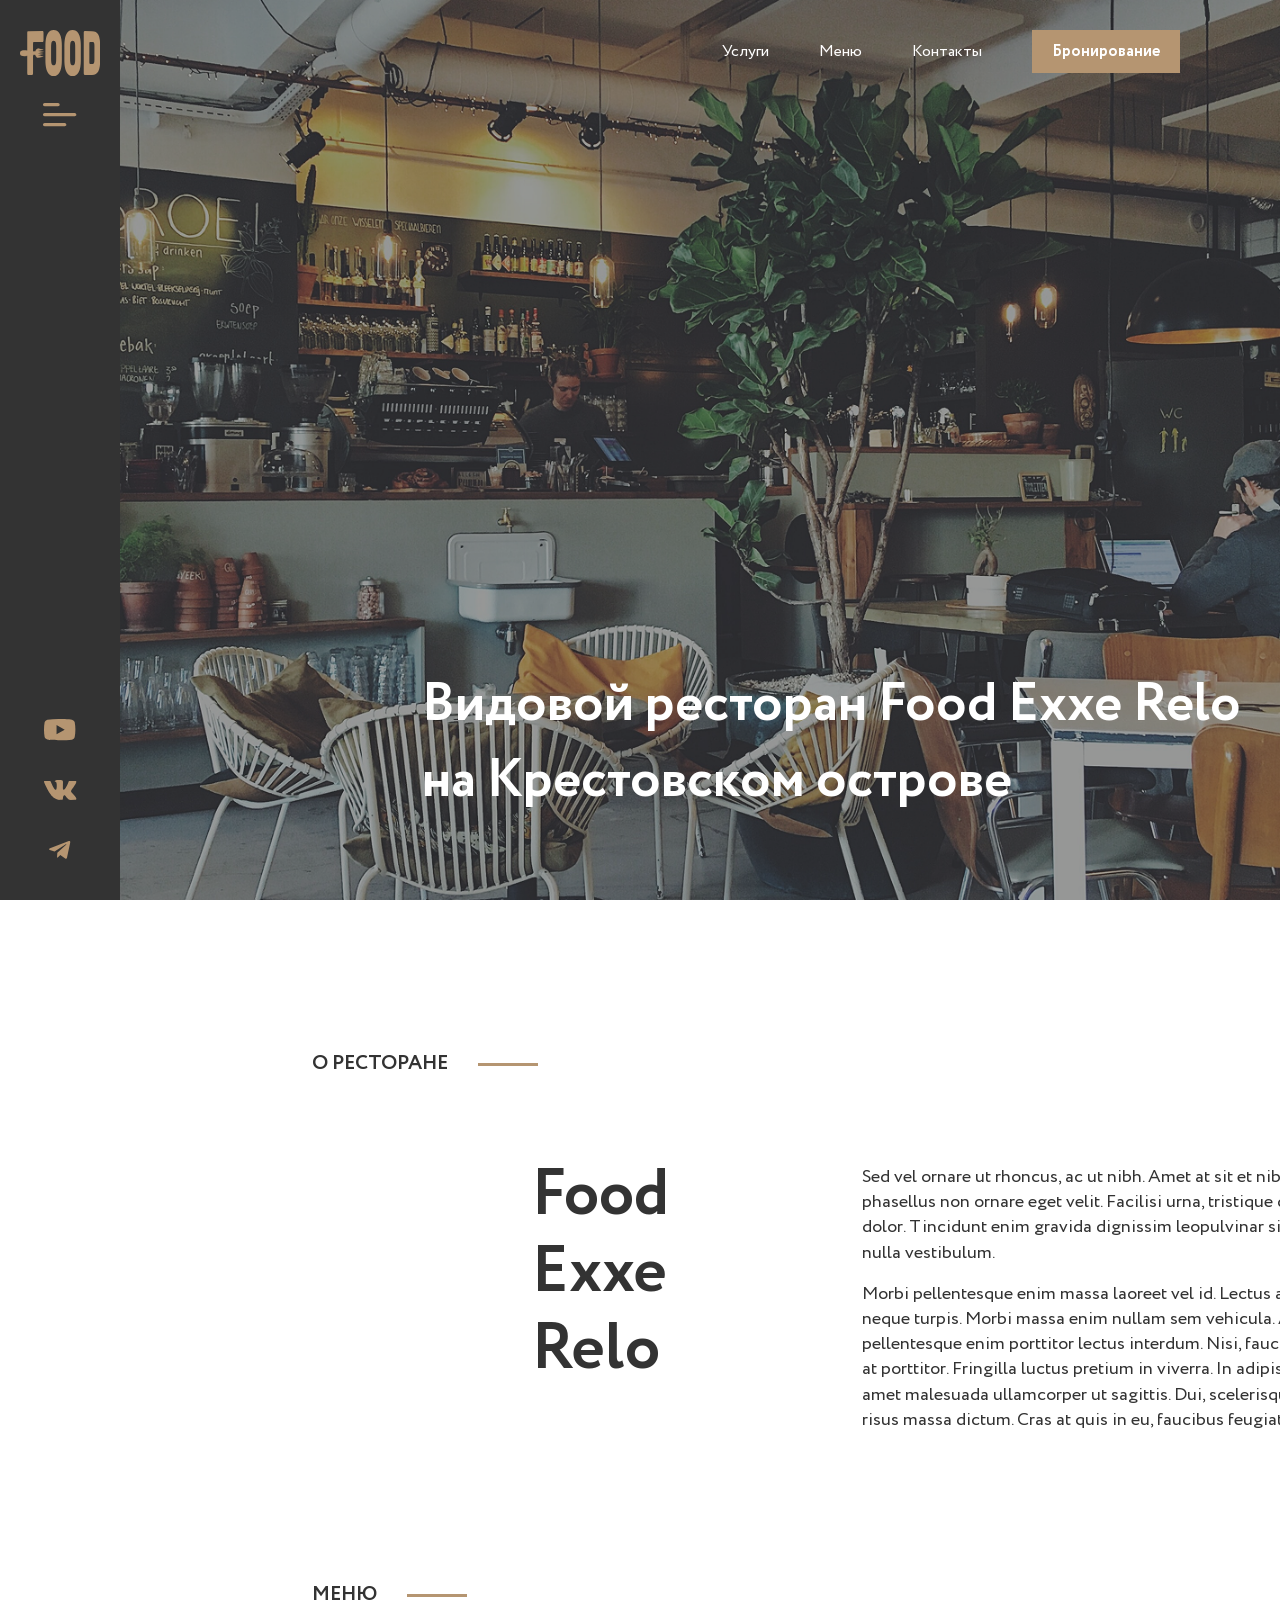
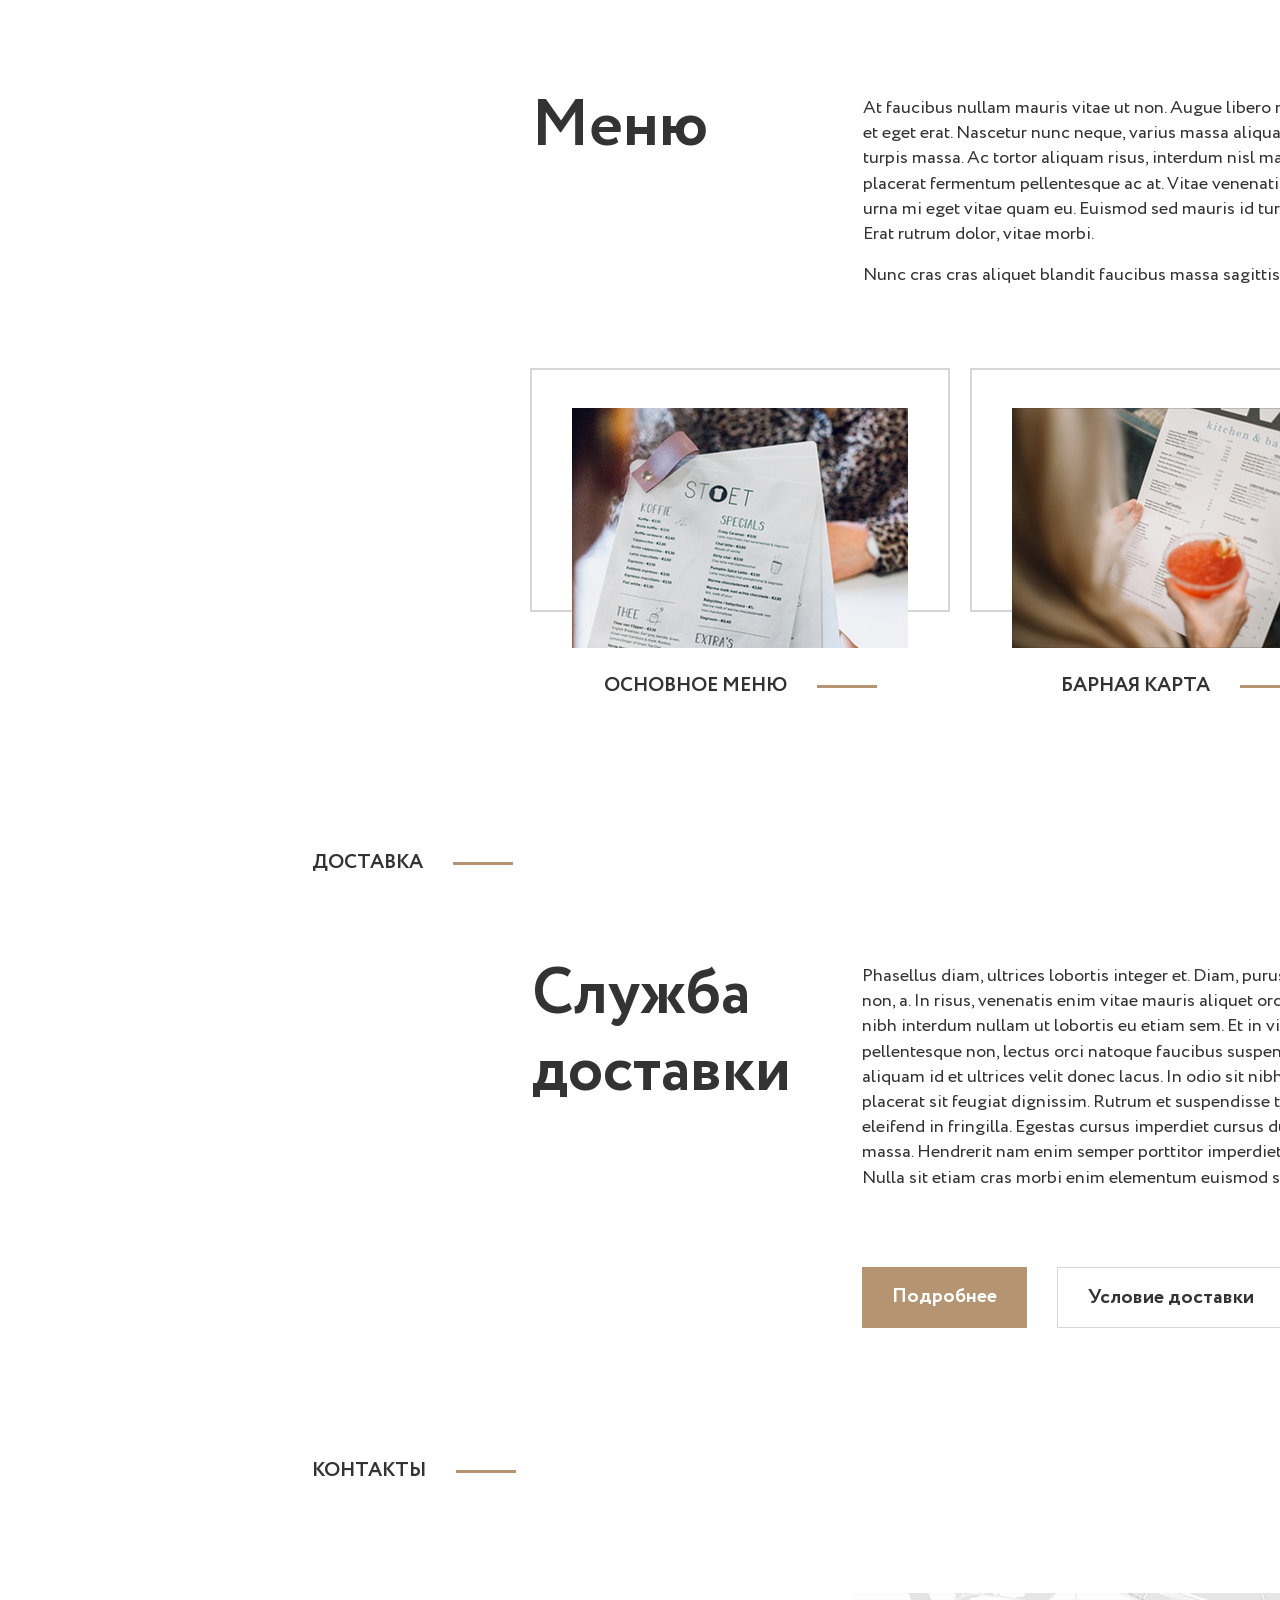
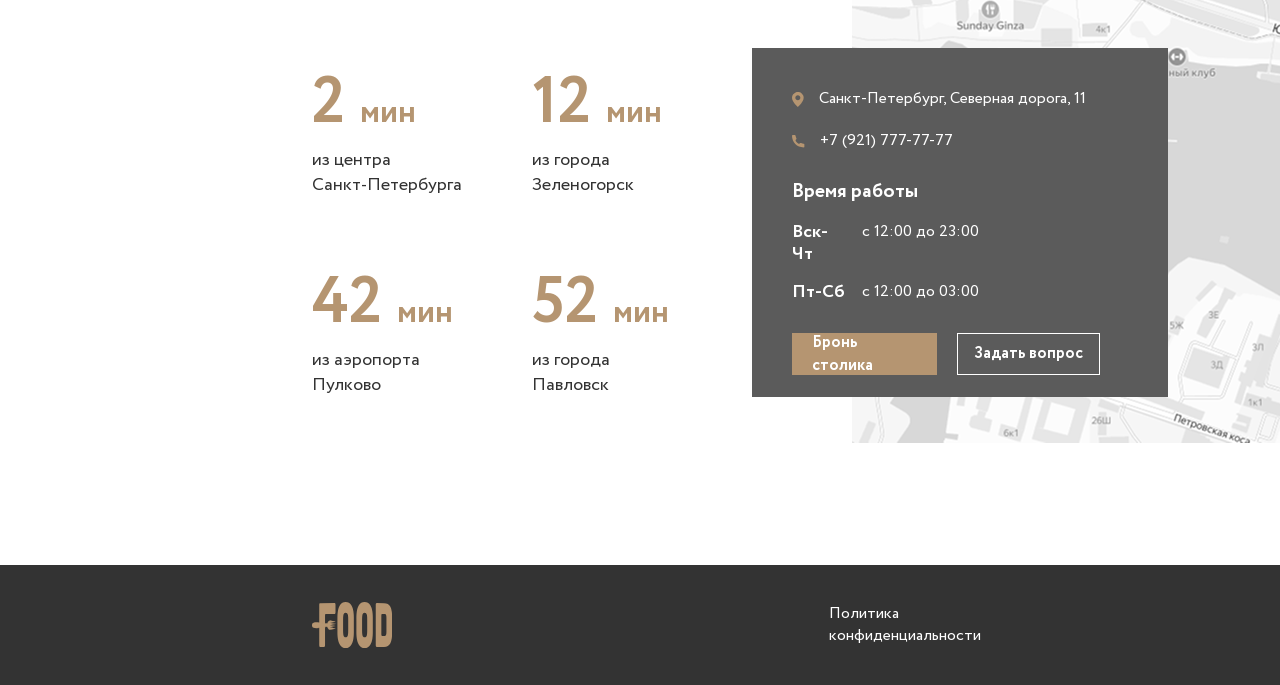
<file: index.html>
<!DOCTYPE html>
<html lang="ru">

<head>
    <meta charset="UTF-8">
    <meta name="viewport" content="width=device-width, initial-scale=1.0">
    <meta name="description" content="Ресторан Food Exxe Relo на Крестовском острове в Санкт-Петербурге">
    <title>Food Exxe Relo</title>
    <link rel="stylesheet" href="styles/styles.css">
    <link rel="stylesheet" href="styles/fonts.css">
</head>

<body>
    <main class="main">

        <div class="first-screen">
            <aside class="left-bar">
                <div class="left-bar__logo">
                    <img src="images/logo.svg" alt="Логотип ресторана">
                </div>
                <div class="left-bar__stripes">
                    <img src="images/stripes.svg" alt="Декоративные полосы">
                </div>
                <div class="left-bar__socials">
                    <a href="#" aria-label="YouTube">
                        <img src="images/YouTube_icon.svg" alt="YouTube" width="33" height="22">
                    </a>
                    <a href="#" aria-label="VK">
                        <img src="images/Vk_icon.svg" alt="VK" width="33" height="20">
                    </a>
                    <a href="#" aria-label="Telegram">
                        <img src="images/Telegram_icon.svg" alt="Telegram" width="22" height="18">
                    </a>
                </div>
            </aside>

            <section class="hero">
                <header class="hero__header">
                    <div class="hero__container">
                        <nav class="hero__nav">
                            <ul class="hero__list">
                                <li><a href="#" class="hero__list-link">Услуги</a></li>
                                <li><a href="#" class="hero__list-link">Меню</a></li>
                                <li><a href="#" class="hero__list-link">Контакты</a></li>
                            </ul>
                            <a href="#" class="hero__button">Бронирование</a>
                        </nav>
                    </div>
                </header>
                <h1 class="hero__title">
                    Видовой ресторан Food Exxe Relo
                    на Крестовском острове
                </h1>
            </section>
        </div>

        <section class="about">
            <div class="about__container section-container">
                <div class="about__header section-header">
                    <h2 class="about__subtitle section__subtitle">О ресторане</h2>
                    <div class="about-right__strip section__strip">
                        <span class="section__strip-line"></span>
                    </div>
                </div>

                <div class="about__row">
                    <h3 class="about__title section__title-large">
                        Food<br> Exxe<br> Relo
                    </h3>
                    <div class="about__text-wrapper section__text-wrapper">
                        <p class="about__text section__text">
                            Sed vel ornare ut rhoncus, ac ut nibh. Amet at sit et nibh. In lectus
                            phasellus non ornare eget velit. Facilisi urna, tristique dui, rhoncus,
                            dolor. Tincidunt enim gravida dignissim leopulvinar sit volutpat
                            nulla vestibulum.
                        </p>
                        <p class="about__text section__text">
                            Morbi pellentesque enim massa laoreet vel id. Lectus ac, facilisis
                            neque turpis. Morbi massa enim nullam sem vehicula. Amet quis
                            pellentesque enim porttitor lectus interdum. Nisi, faucibus pharetra
                            at porttitor. Fringilla luctus pretium in viverra. In adipiscing tempor
                            amet malesuada ullamcorper ut sagittis. Dui, scelerisque vulputate
                            risus massa dictum. Cras at quis in eu, faucibus feugiat vel. At.
                        </p>
                    </div>
                </div>
            </div>
        </section>

        <section class="menu">
            <div class="menu__container section-container">
                <div class="menu__header section-header">
                    <h2 class="menu__subtitle section__subtitle">Меню</h2>
                    <div class="menu__strip section__strip">
                        <span class="menu__strip-line section__strip-line"></span>
                    </div>
                </div>

                <div class="menu__content">
                    <div class="menu__row">
                        <h3 class="menu__title section__title-large">Меню</h3>
                        <div class="menu__text-wrapper section__text-wrapper">
                            <p class="menu__text section__text">
                                At faucibus nullam mauris vitae ut non. Augue libero non nibh nec,
                                et eget erat. Nascetur nunc neque, varius massa aliquam interdum
                                turpis massa. Ac tortor aliquam risus, interdum nisl mauris sit. Ut
                                placerat fermentum pellentesque ac at. Vitae venenatis faucibus
                                urna mi eget vitae quam eu. Euismod sed mauris id turpis iaculis. Erat
                                rutrum dolor, vitae morbi.
                            </p>
                            <p class="menu__text section__text">
                                Nunc cras cras aliquet blandit faucibus massa sagittis semper.
                            </p>
                        </div>
                    </div>

                    <div class="menu__pictures">
                        <div class="menu__picture">
                            <img class="picture" src="images/main_menu.jpg" alt="Основное меню ресторана">
                            <div class="menu__under-text-first">
                                <h4 class="under__pictures">Основное меню</h4>
                                <span class="right__strip"></span>
                            </div>
                        </div>
                        <div class="menu__picture">
                            <img class="picture-second" src="images/bar_menu.jpg" alt="Барная карта ресторана">
                            <div class="menu__under-text-second">
                                <h4 class="under__pictures">Барная карта</h4>
                                <span class="right__strip"></span>
                            </div>
                        </div>
                    </div>
                </div>
            </div>
        </section>

        <section class="delivery">
            <div class="delivery__container section-container">
                <div class="delivery__header section-header">
                    <h2 class="delivery__subtitle section__subtitle">Доставка</h2>
                    <div class="delivery__strip section__strip">
                        <span class="delivery__strip-line section__strip-line"></span>
                    </div>
                </div>

                <div class="delivery__content">
                    <div class="delivery__row">
                        <h3 class="delivery__title section__title-large">Служба доставки</h3>
                        <div class="delivery__text-wrapper section__text-wrapper">
                            <p class="delivery__text section__text">
                                Phasellus diam, ultrices lobortis integer et. Diam, purus vel sagittis,
                                non, a. In risus, venenatis enim vitae mauris aliquet orci. Consectetur
                                nibh interdum nullam ut lobortis eu etiam sem. Et in vitae
                                pellentesque non, lectus orci natoque faucibus suspendisse. Semper
                                aliquam id et ultrices velit donec lacus. In odio sit nibh volutpat cras
                                placerat sit feugiat dignissim. Rutrum et suspendisse tortor, lobortis
                                eleifend in fringilla. Egestas cursus imperdiet cursus dui, nulla id
                                massa. Hendrerit nam enim semper porttitor imperdiet diam semper.
                                Nulla sit etiam cras morbi enim elementum euismod sapien.
                            </p>
                            <div class="delivery__buttons">
                                <a href="#" class="delivery__buttons-first">Подробнее</a>
                                <a href="#" class="delivery__buttons-second">Условие доставки</a>
                            </div>
                        </div>
                    </div>
                </div>
            </div>
        </section>

        <section class="contacts">
            <div class="contacts__container section-container">
                <div class="contacts__header section-header">
                    <h2 class="contacts__subtitle section__subtitle">Контакты</h2>
                    <div class="contacts__strip section__strip">
                        <span class="contacts__strip-line section__strip-line"></span>
                    </div>
                </div>

                <div class="contacts__content">
                    <div class="contacts__time">
                        <div class="time__one">
                            <div class="time-value-one">
                                <span class="time-number">2</span>
                                <span class="time-unit">мин</span>
                            </div>
                            <p class="under__text-first">
                                из центра<br>Санкт-Петербурга
                            </p>
                        </div>

                        <div class="time__two">
                            <div class="time-value-two">
                                <span class="time-number">12</span>
                                <span class="time-unit">мин</span>
                            </div>
                            <p class="under__text-second">
                                из города<br>Зеленогорск
                            </p>
                        </div>

                        <div class="time__three">
                            <div class="time-value-three">
                                <span class="time-number">42</span>
                                <span class="time-unit">мин</span>
                            </div>
                            <p class="under__text-third">
                                из аэропорта<br>Пулково
                            </p>
                        </div>

                        <div class="time__four">
                            <div class="time-value-four">
                                <span class="time-number">52</span>
                                <span class="time-unit">мин</span>
                            </div>
                            <p class="under__text-fourth">
                                из города<br>Павловск
                            </p>
                        </div>
                    </div>

                    <div class="contacts__info">
                        <div class="contacts__photo"></div>
                        <div class="map-content">
                            <div class="label__and__phone">
                                <div class="path__with-label">
                                    <img class="label" src="images/label.svg" alt="Метка" width="12" height="15">
                                    <p class="contacts__path">Санкт-Петербург, Северная дорога, 11</p>
                                </div>
                                <div class="number__with-phone">
                                    <img class="telephone" src="images/telephone.svg" alt="Телефон" width="13" height="13">
                                    <a href="tel:+79217777777" class="number">+7 (921) 777-77-77</a>
                                </div>
                            </div>

                            <h3 class="opening__hours">Время работы</h3>
                            <p class="Sun-Thu">
                                <span class="days">Вск-Чт</span>
                                <span class="time-range">с 12:00 до 23:00</span>
                            </p>
                            <p class="Fri-Sat">
                                <span class="days">Пт-Сб</span>
                                <span class="time-range">с 12:00 до 03:00</span>
                            </p>

                            <div class="contacts__buttons">
                                <a href="#" class="contacts__buttons-first">Бронь столика</a>
                                <a href="#" class="contacts__buttons-second">Задать вопрос</a>
                            </div>
                        </div>
                    </div>
                </div>
            </div>
        </section>
    </main>

    <footer class="footer">
        <div class="footer__content">
            <img class="footer__logo" src="images/logo.svg" alt="Логотип ресторана">
            <p class="footer__policy">Политика конфиденциальности</p>
            <p class="footer__design">Дизайн d-e-n.ru</p>
        </div>
    </footer>
</body>

</html>
</file>
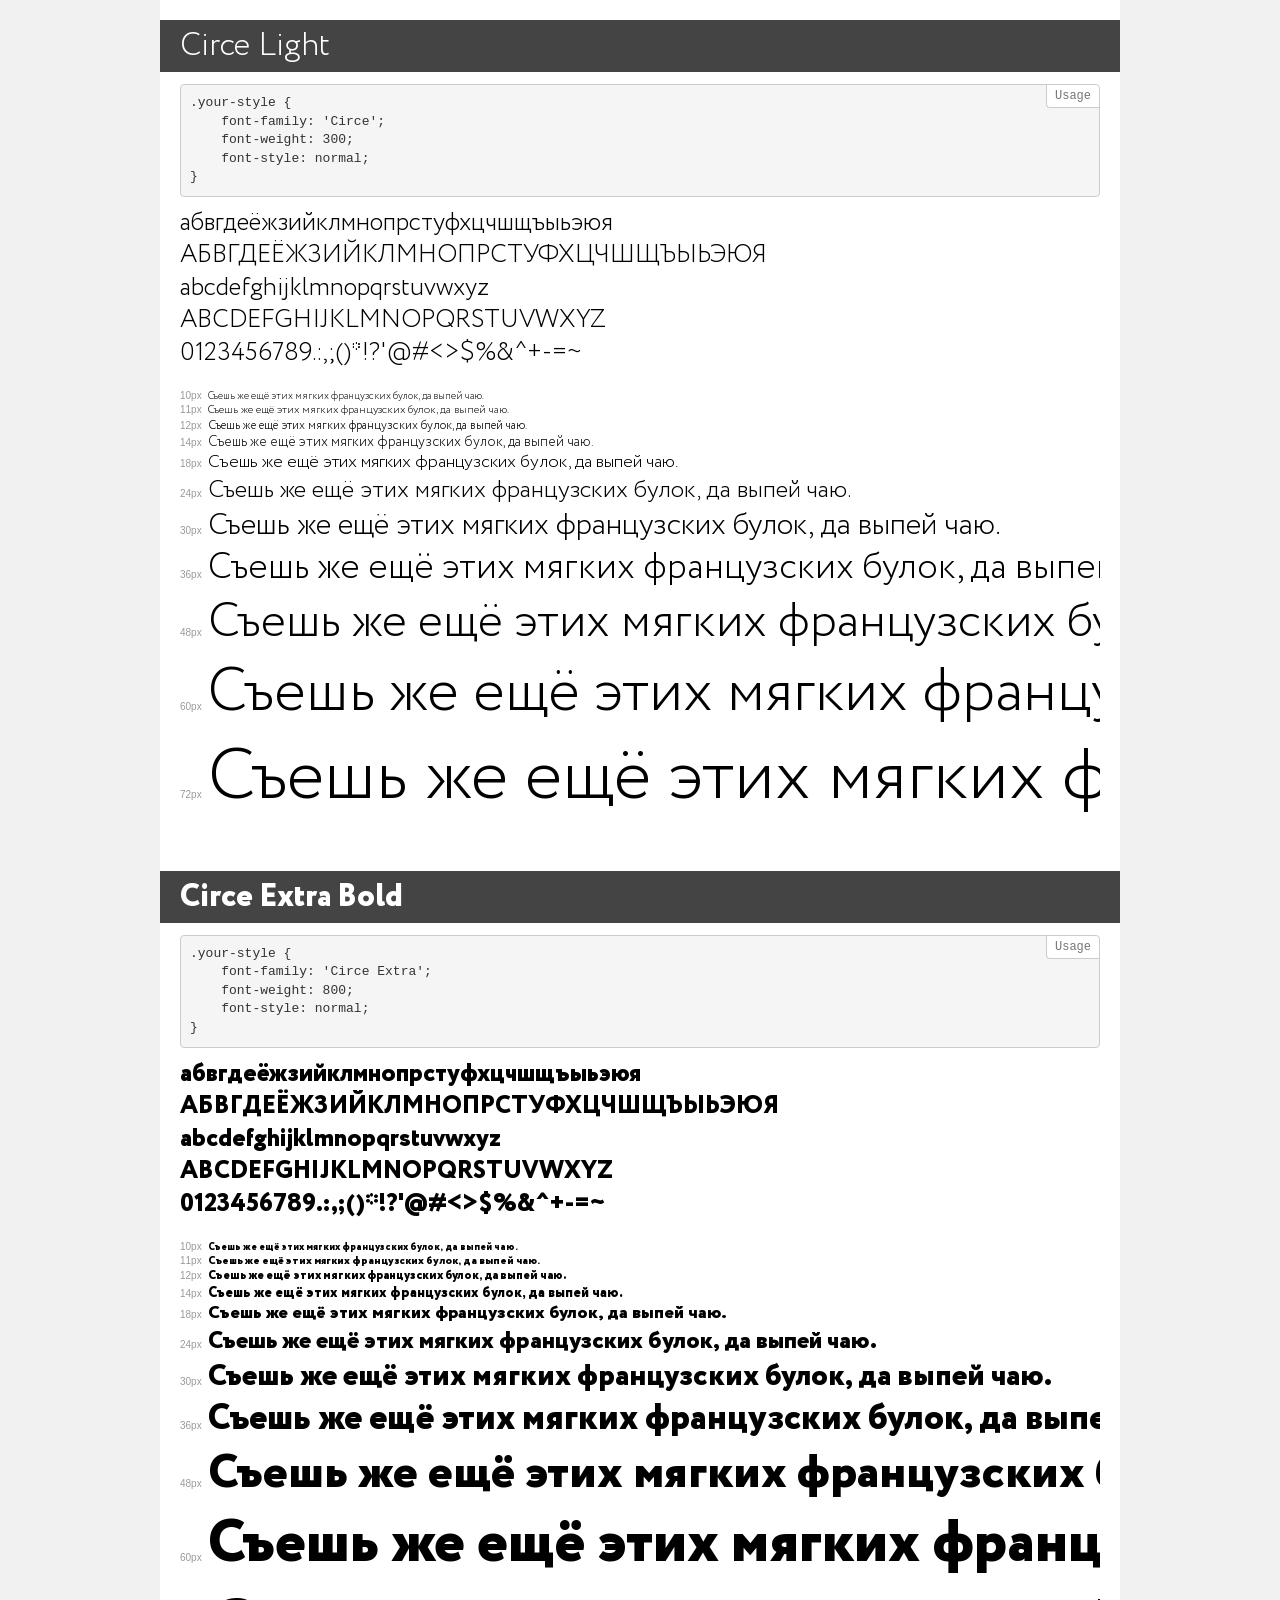
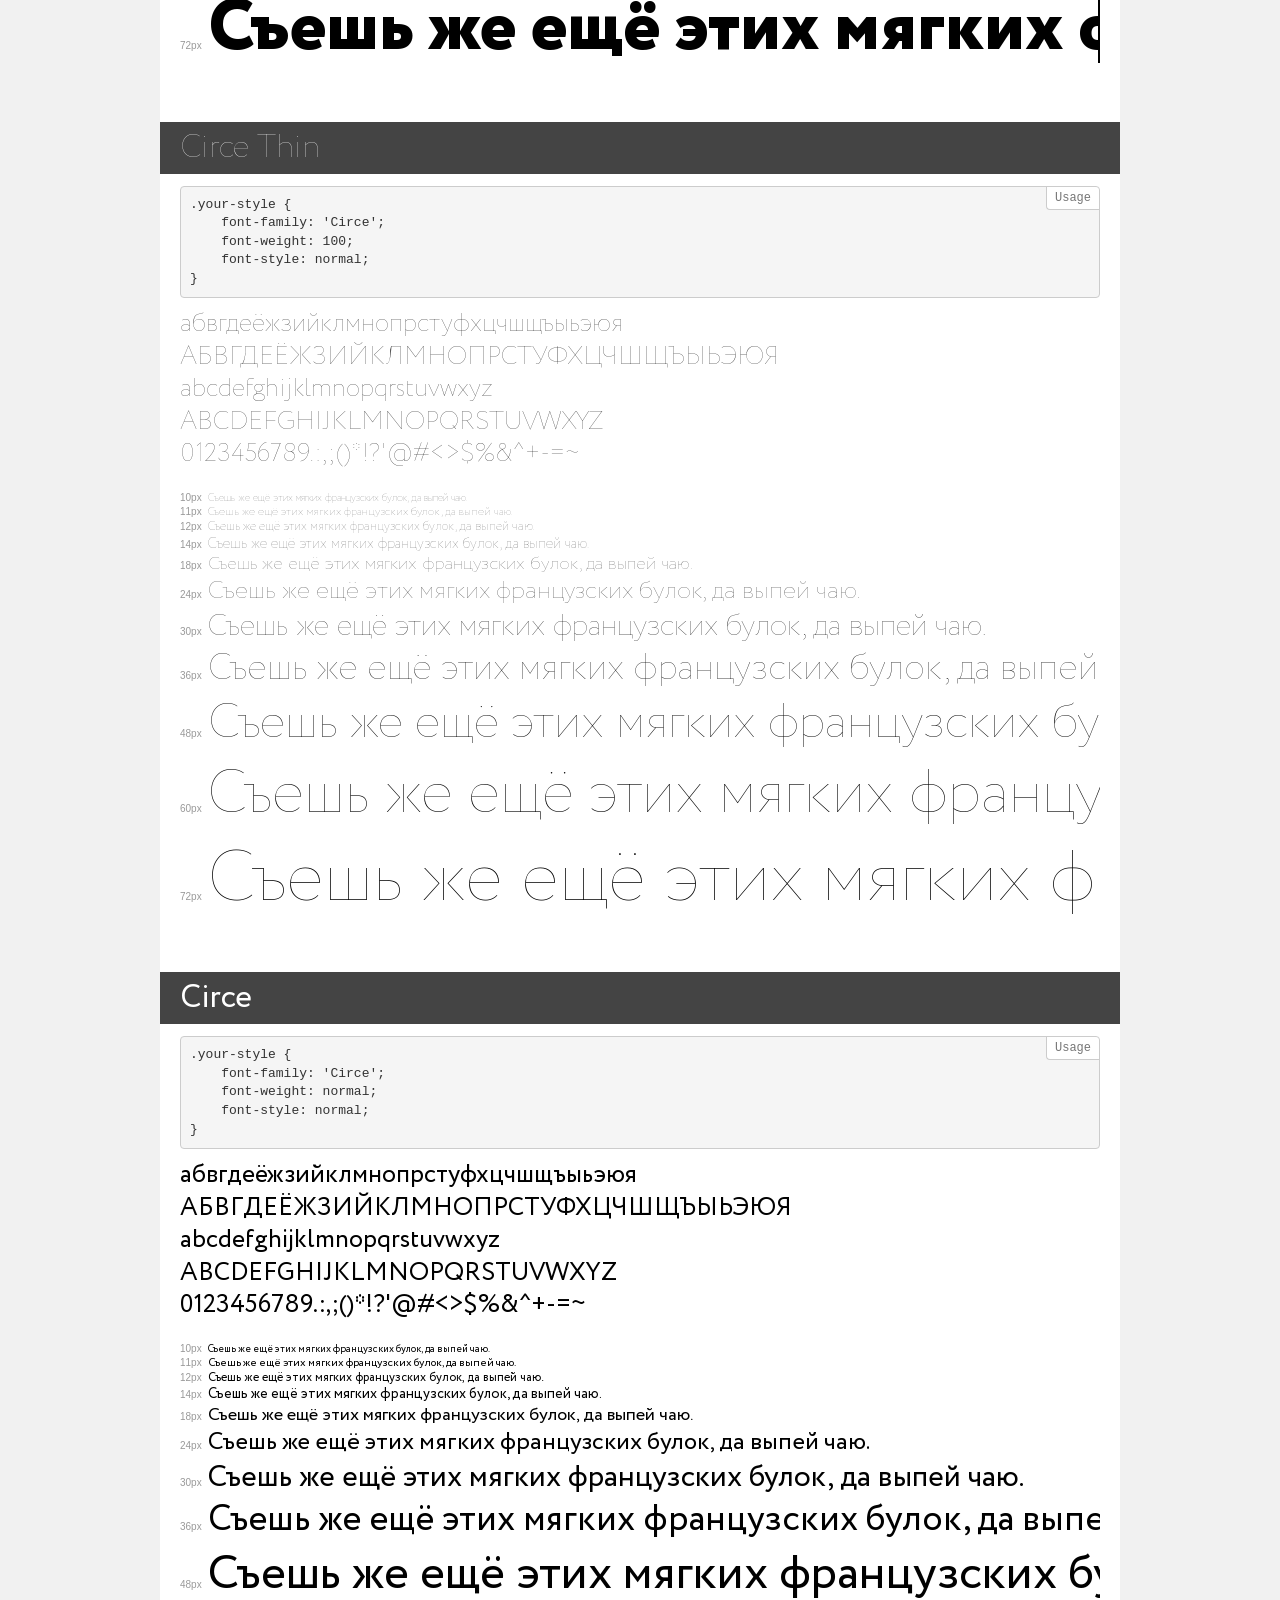
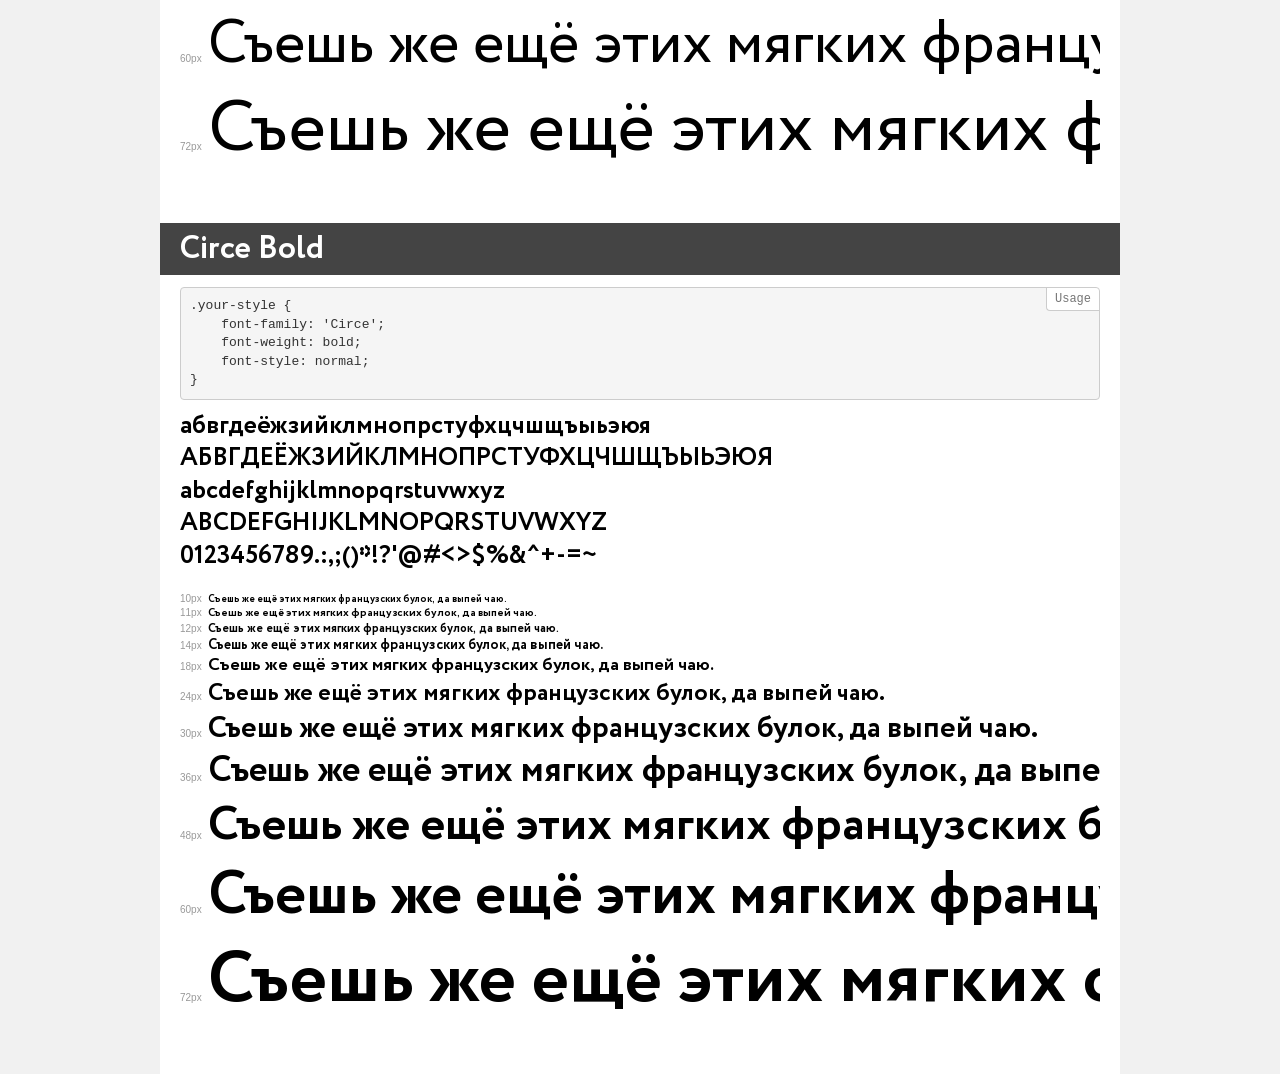
<file: fonts/demo.html>
<!DOCTYPE html>
<html>
<head>
    <meta charset="utf-8">
    <meta http-equiv="X-UA-Compatible" content="IE=edge">
    <meta name="viewport" content="width=device-width, initial-scale=1">
    <meta name="robots" content="noindex, noarchive">
    <meta name="format-detection" content="telephone=no">
    <title>Transfonter demo</title>
    <link href="stylesheet.css" rel="stylesheet">
    <style>
        /*
        http://meyerweb.com/eric/tools/css/reset/
        v2.0 | 20110126
        License: none (public domain)
        */
        html, body, div, span, applet, object, iframe,
        h1, h2, h3, h4, h5, h6, p, blockquote, pre,
        a, abbr, acronym, address, big, cite, code,
        del, dfn, em, img, ins, kbd, q, s, samp,
        small, strike, strong, sub, sup, tt, var,
        b, u, i, center,
        dl, dt, dd, ol, ul, li,
        fieldset, form, label, legend,
        table, caption, tbody, tfoot, thead, tr, th, td,
        article, aside, canvas, details, embed,
        figure, figcaption, footer, header, hgroup,
        menu, nav, output, ruby, section, summary,
        time, mark, audio, video {
            margin: 0;
            padding: 0;
            border: 0;
            font-size: 100%;
            font: inherit;
            vertical-align: baseline;
        }
        /* HTML5 display-role reset for older browsers */
        article, aside, details, figcaption, figure,
        footer, header, hgroup, menu, nav, section {
            display: block;
        }
        body {
            line-height: 1;
        }
        ol, ul {
            list-style: none;
        }
        blockquote, q {
            quotes: none;
        }
        blockquote:before, blockquote:after,
        q:before, q:after {
            content: '';
            content: none;
        }
        table {
            border-collapse: collapse;
            border-spacing: 0;
        }
        /* common styles */
        body {
            background: #f1f1f1;
            color: #000;
        }
        .page {
            background: #fff;
            width: 920px;
            margin: 0 auto;
            padding: 20px 20px 0 20px;
            overflow: hidden;
        }
        .font-container {
            overflow-x: auto;
            overflow-y: hidden;
            margin-bottom: 40px;
            line-height: 1.3;
            white-space: nowrap;
            padding-bottom: 5px;
        }
        h1 {
            position: relative;
            background: #444;
            font-size: 32px;
            color: #fff;
            padding: 10px 20px;
            margin: 0 -20px 12px -20px;
        }
        .letters {
            font-size: 25px;
            margin-bottom: 20px;
        }
        .s10:before {
            content: '10px';
        }
        .s11:before {
            content: '11px';
        }
        .s12:before {
            content: '12px';
        }
        .s14:before {
            content: '14px';
        }
        .s18:before {
            content: '18px';
        }
        .s24:before {
            content: '24px';
        }
        .s30:before {
            content: '30px';
        }
        .s36:before {
            content: '36px';
        }
        .s48:before {
            content: '48px';
        }
        .s60:before {
            content: '60px';
        }
        .s72:before {
            content: '72px';
        }
        .s10:before, .s11:before, .s12:before, .s14:before,
        .s18:before, .s24:before, .s30:before, .s36:before,
        .s48:before, .s60:before, .s72:before {
            font-family: Arial, sans-serif;
            font-size: 10px;
            font-weight: normal;
            font-style: normal;
            color: #999;
            padding-right: 6px;
        }
        pre {
            display: block;
            position: relative;
            padding: 9px;
            margin: 0 0 10px;
            font-family: Monaco, Menlo, Consolas, "Courier New", monospace !important;
            font-size: 13px;
            line-height: 1.428571429;
            color: #333;
            font-weight: normal !important;
            font-style: normal !important;
            background-color: #f5f5f5;
            border: 1px solid #ccc;
            overflow-x: auto;
            border-radius: 4px;
        }
        pre:after {
            display: block;
            position: absolute;
            right: 0;
            top: 0;
            content: 'Usage';
            line-height: 1;
            padding: 5px 8px;
            font-size: 12px;
            color: #767676;
            background-color: #fff;
            border: 1px solid #ccc;
            border-right: none;
            border-top: none;
            border-radius: 0 4px 0 4px;
            z-index: 10;
        }
        /* responsive */
        @media (max-width: 959px) {
            .page {
                width: auto;
                margin: 0;
            }
        }
    </style>
</head>
<body>
<div class="page">
    <div class="demo" style="font-family: 'Circe'; font-weight: 300; font-style: normal;">
        <h1>Circe Light</h1>
        <pre>.your-style {
    font-family: 'Circe';
    font-weight: 300;
    font-style: normal;
}</pre>
        <div class="font-container">
            <p class="letters">
                абвгдеёжзийклмнопрстуфхцчшщъыьэюя<br>
АБВГДЕЁЖЗИЙКЛМНОПРСТУФХЦЧШЩЪЫЬЭЮЯ<br>
abcdefghijklmnopqrstuvwxyz<br>
ABCDEFGHIJKLMNOPQRSTUVWXYZ<br>
                0123456789.:,;()*!?'@#<>$%&^+-=~
            </p>
            <p class="s10" style="font-size: 10px;">Съешь же ещё этих мягких французских булок, да выпей чаю.</p>
            <p class="s11" style="font-size: 11px;">Съешь же ещё этих мягких французских булок, да выпей чаю.</p>
            <p class="s12" style="font-size: 12px;">Съешь же ещё этих мягких французских булок, да выпей чаю.</p>
            <p class="s14" style="font-size: 14px;">Съешь же ещё этих мягких французских булок, да выпей чаю.</p>
            <p class="s18" style="font-size: 18px;">Съешь же ещё этих мягких французских булок, да выпей чаю.</p>
            <p class="s24" style="font-size: 24px;">Съешь же ещё этих мягких французских булок, да выпей чаю.</p>
            <p class="s30" style="font-size: 30px;">Съешь же ещё этих мягких французских булок, да выпей чаю.</p>
            <p class="s36" style="font-size: 36px;">Съешь же ещё этих мягких французских булок, да выпей чаю.</p>
            <p class="s48" style="font-size: 48px;">Съешь же ещё этих мягких французских булок, да выпей чаю.</p>
            <p class="s60" style="font-size: 60px;">Съешь же ещё этих мягких французских булок, да выпей чаю.</p>
            <p class="s72" style="font-size: 72px;">Съешь же ещё этих мягких французских булок, да выпей чаю.</p>
        </div>
    </div>
    <div class="demo" style="font-family: 'Circe Extra'; font-weight: 800; font-style: normal;">
        <h1>Circe Extra Bold</h1>
        <pre>.your-style {
    font-family: 'Circe Extra';
    font-weight: 800;
    font-style: normal;
}</pre>
        <div class="font-container">
            <p class="letters">
                абвгдеёжзийклмнопрстуфхцчшщъыьэюя<br>
АБВГДЕЁЖЗИЙКЛМНОПРСТУФХЦЧШЩЪЫЬЭЮЯ<br>
abcdefghijklmnopqrstuvwxyz<br>
ABCDEFGHIJKLMNOPQRSTUVWXYZ<br>
                0123456789.:,;()*!?'@#<>$%&^+-=~
            </p>
            <p class="s10" style="font-size: 10px;">Съешь же ещё этих мягких французских булок, да выпей чаю.</p>
            <p class="s11" style="font-size: 11px;">Съешь же ещё этих мягких французских булок, да выпей чаю.</p>
            <p class="s12" style="font-size: 12px;">Съешь же ещё этих мягких французских булок, да выпей чаю.</p>
            <p class="s14" style="font-size: 14px;">Съешь же ещё этих мягких французских булок, да выпей чаю.</p>
            <p class="s18" style="font-size: 18px;">Съешь же ещё этих мягких французских булок, да выпей чаю.</p>
            <p class="s24" style="font-size: 24px;">Съешь же ещё этих мягких французских булок, да выпей чаю.</p>
            <p class="s30" style="font-size: 30px;">Съешь же ещё этих мягких французских булок, да выпей чаю.</p>
            <p class="s36" style="font-size: 36px;">Съешь же ещё этих мягких французских булок, да выпей чаю.</p>
            <p class="s48" style="font-size: 48px;">Съешь же ещё этих мягких французских булок, да выпей чаю.</p>
            <p class="s60" style="font-size: 60px;">Съешь же ещё этих мягких французских булок, да выпей чаю.</p>
            <p class="s72" style="font-size: 72px;">Съешь же ещё этих мягких французских булок, да выпей чаю.</p>
        </div>
    </div>
    <div class="demo" style="font-family: 'Circe'; font-weight: 100; font-style: normal;">
        <h1>Circe Thin</h1>
        <pre>.your-style {
    font-family: 'Circe';
    font-weight: 100;
    font-style: normal;
}</pre>
        <div class="font-container">
            <p class="letters">
                абвгдеёжзийклмнопрстуфхцчшщъыьэюя<br>
АБВГДЕЁЖЗИЙКЛМНОПРСТУФХЦЧШЩЪЫЬЭЮЯ<br>
abcdefghijklmnopqrstuvwxyz<br>
ABCDEFGHIJKLMNOPQRSTUVWXYZ<br>
                0123456789.:,;()*!?'@#<>$%&^+-=~
            </p>
            <p class="s10" style="font-size: 10px;">Съешь же ещё этих мягких французских булок, да выпей чаю.</p>
            <p class="s11" style="font-size: 11px;">Съешь же ещё этих мягких французских булок, да выпей чаю.</p>
            <p class="s12" style="font-size: 12px;">Съешь же ещё этих мягких французских булок, да выпей чаю.</p>
            <p class="s14" style="font-size: 14px;">Съешь же ещё этих мягких французских булок, да выпей чаю.</p>
            <p class="s18" style="font-size: 18px;">Съешь же ещё этих мягких французских булок, да выпей чаю.</p>
            <p class="s24" style="font-size: 24px;">Съешь же ещё этих мягких французских булок, да выпей чаю.</p>
            <p class="s30" style="font-size: 30px;">Съешь же ещё этих мягких французских булок, да выпей чаю.</p>
            <p class="s36" style="font-size: 36px;">Съешь же ещё этих мягких французских булок, да выпей чаю.</p>
            <p class="s48" style="font-size: 48px;">Съешь же ещё этих мягких французских булок, да выпей чаю.</p>
            <p class="s60" style="font-size: 60px;">Съешь же ещё этих мягких французских булок, да выпей чаю.</p>
            <p class="s72" style="font-size: 72px;">Съешь же ещё этих мягких французских булок, да выпей чаю.</p>
        </div>
    </div>
    <div class="demo" style="font-family: 'Circe'; font-weight: normal; font-style: normal;">
        <h1>Circe</h1>
        <pre>.your-style {
    font-family: 'Circe';
    font-weight: normal;
    font-style: normal;
}</pre>
        <div class="font-container">
            <p class="letters">
                абвгдеёжзийклмнопрстуфхцчшщъыьэюя<br>
АБВГДЕЁЖЗИЙКЛМНОПРСТУФХЦЧШЩЪЫЬЭЮЯ<br>
abcdefghijklmnopqrstuvwxyz<br>
ABCDEFGHIJKLMNOPQRSTUVWXYZ<br>
                0123456789.:,;()*!?'@#<>$%&^+-=~
            </p>
            <p class="s10" style="font-size: 10px;">Съешь же ещё этих мягких французских булок, да выпей чаю.</p>
            <p class="s11" style="font-size: 11px;">Съешь же ещё этих мягких французских булок, да выпей чаю.</p>
            <p class="s12" style="font-size: 12px;">Съешь же ещё этих мягких французских булок, да выпей чаю.</p>
            <p class="s14" style="font-size: 14px;">Съешь же ещё этих мягких французских булок, да выпей чаю.</p>
            <p class="s18" style="font-size: 18px;">Съешь же ещё этих мягких французских булок, да выпей чаю.</p>
            <p class="s24" style="font-size: 24px;">Съешь же ещё этих мягких французских булок, да выпей чаю.</p>
            <p class="s30" style="font-size: 30px;">Съешь же ещё этих мягких французских булок, да выпей чаю.</p>
            <p class="s36" style="font-size: 36px;">Съешь же ещё этих мягких французских булок, да выпей чаю.</p>
            <p class="s48" style="font-size: 48px;">Съешь же ещё этих мягких французских булок, да выпей чаю.</p>
            <p class="s60" style="font-size: 60px;">Съешь же ещё этих мягких французских булок, да выпей чаю.</p>
            <p class="s72" style="font-size: 72px;">Съешь же ещё этих мягких французских булок, да выпей чаю.</p>
        </div>
    </div>
    <div class="demo" style="font-family: 'Circe'; font-weight: bold; font-style: normal;">
        <h1>Circe Bold</h1>
        <pre>.your-style {
    font-family: 'Circe';
    font-weight: bold;
    font-style: normal;
}</pre>
        <div class="font-container">
            <p class="letters">
                абвгдеёжзийклмнопрстуфхцчшщъыьэюя<br>
АБВГДЕЁЖЗИЙКЛМНОПРСТУФХЦЧШЩЪЫЬЭЮЯ<br>
abcdefghijklmnopqrstuvwxyz<br>
ABCDEFGHIJKLMNOPQRSTUVWXYZ<br>
                0123456789.:,;()*!?'@#<>$%&^+-=~
            </p>
            <p class="s10" style="font-size: 10px;">Съешь же ещё этих мягких французских булок, да выпей чаю.</p>
            <p class="s11" style="font-size: 11px;">Съешь же ещё этих мягких французских булок, да выпей чаю.</p>
            <p class="s12" style="font-size: 12px;">Съешь же ещё этих мягких французских булок, да выпей чаю.</p>
            <p class="s14" style="font-size: 14px;">Съешь же ещё этих мягких французских булок, да выпей чаю.</p>
            <p class="s18" style="font-size: 18px;">Съешь же ещё этих мягких французских булок, да выпей чаю.</p>
            <p class="s24" style="font-size: 24px;">Съешь же ещё этих мягких французских булок, да выпей чаю.</p>
            <p class="s30" style="font-size: 30px;">Съешь же ещё этих мягких французских булок, да выпей чаю.</p>
            <p class="s36" style="font-size: 36px;">Съешь же ещё этих мягких французских булок, да выпей чаю.</p>
            <p class="s48" style="font-size: 48px;">Съешь же ещё этих мягких французских булок, да выпей чаю.</p>
            <p class="s60" style="font-size: 60px;">Съешь же ещё этих мягких французских булок, да выпей чаю.</p>
            <p class="s72" style="font-size: 72px;">Съешь же ещё этих мягких французских булок, да выпей чаю.</p>
        </div>
    </div>
</div>
</body>
</html>
</file>
<file: styles/styles.css>
:root {
    --white: #FFFFFF;
    --accent: #333333;
    --orang: #B59571;

    --section-margin-block: 150px;
    --section-margin-left: 312px;
    --section-margin-right: 532px;

    --font-main: "Circe", sans-serif;
}

* {
    margin: 0;
    padding: 0;
    box-sizing: border-box;
}

body {
    font-family: var(--font-main);
}

/* контейнер */
.section-container {
    max-width: 100%;
    margin: 0 auto;
}

.about, .menu, .delivery, .contacts {
    margin-block: var(--section-margin-block);
    margin-left: var(--section-margin-left);
    margin-right: var(--section-margin-right);
}

/* header для всех */
.section-header {
    display: flex;
    align-items: center;
    gap: 30px;
    margin-bottom: 80px;
}

.section__subtitle {
    font-weight: 700;
    font-size: 20px;
    line-height: 140%;
    text-transform: uppercase;
    color: var(--accent);
    margin: 0;
}

.section__strip {
    display: flex;
    align-items: center;
}

.section__strip-line {
    width: 60px;
    height: 3px;
    background-color: var(--orang);
}

/* текст */
.section__text {
    font-weight: 400;
    font-size: 18px;
    line-height: 140%;
    color: var(--accent);
    margin: 0;
}

.section__text-wrapper {
    display: flex;
    flex-direction: column;
    gap: 16px;
    margin-top: 7px;
}

/* h3 */
.section__title-large {
    font-weight: 700;
    font-size: 64px;
    line-height: 120%;
    color: var(--accent);
    margin: 0;
    flex-shrink: 0;
}

/* первый экран */
.first-screen {
    max-width: 1920px;
    width: 100%;
    height: 100vh;
    margin: 0 auto;
    display: flex;
    background-image: url('../images/main_background.png');
    background-size: cover;
    background-position: center;
}

/* Левая панель */
.left-bar {
    width: 120px;
    height: 100vh;
    background-color: var(--accent);
    display: flex;
    flex-direction: column;
    align-items: center;
    flex-shrink: 0;
    position: relative;
    z-index: 2;
}

.left-bar__logo {
    padding: 0 20px;
    margin-top: 30px;
}

.left-bar__stripes {
    margin-top: 20px;
}

.left-bar__socials {
    margin-top: auto;
    margin-bottom: 30px;
    display: flex;
    flex-direction: column;
    gap: 20px;
}

.left-bar__socials a {
    display: flex;
    justify-content: center;
    align-items: center;
    width: 40px;
    height: 40px;
}

.left-bar__socials img {
    display: block;
    max-width: 100%;
    max-height: 100%;
    object-fit: contain;
}

/* hero */
.hero {
    display: flex;
    flex: 1;
    position: relative;
    z-index: 1;
    padding-top: 668px;
    padding-left: 302px;
}

.hero__header {
    position: absolute;
    top: 0;
    right: 0;
    left: 0;
    padding: 30px 100px;
    z-index: 10;
}

.hero__nav {
    display: flex;
    justify-content: flex-end;
    align-items: center;
    gap: 50px;
}

.hero__list {
    display: flex;
    gap: 50px;
    list-style: none;
}

.hero__list-link {
    font-weight: 400;
    font-size: 16px;
    color: var(--white);
    text-decoration: none;
}

.hero__button {
    font-weight: 700;
    font-size: 16px;
    color: var(--white);
    background-color: var(--orang);
    padding: 10px 20px;
    text-decoration: none;
    transition: opacity 0.2s;
    white-space: nowrap;
}

.hero__button:hover {
    background-color: #9e7a58;
}

.hero__title {
    font-weight: 700;
    font-size: 54px;
    line-height: 140%;
    color: var(--white);
    width: 856px;
    margin: 0;
}

/* о ресторане */
.about {
    width: 1076px;
    height: 381px;
}

.about__row {
    display: flex;
    justify-content: space-between;
    gap: 134px;
    padding-left: 220px;
    margin-top: 80px;
}

.about__title {
    width: 196px;
    height: 231px;
}

.about__text-wrapper {
    width: 526px;
    height: 266px;
}

/* меню */
.menu {
    width: 1077px;
    height: 718px;
}

.menu__content {
    display: flex;
    flex-direction: column;
    gap: 120px;
    margin-left: 220px;
}

.menu__row {
    display: flex;
    justify-content: space-between;
    gap: 134px;
    position: relative;
}

.menu__title {
    width: 196px;
}

.menu__text-wrapper {
    width: 526px;
}

/* фото */
.menu__pictures {
    display: flex;
    gap: 104px;
    padding-inline: 40px;
}

.menu__picture {
    display: flex;
    flex-direction: column;
    align-items: center;
    gap: 24px;
    position: relative;
}

.menu__picture::before {
    content: '';
    position: absolute;
    top: -40px;
    left: 50%;
    transform: translateX(-50%);
    width: 416px;
    height: 240px;
    border: 2px solid var(--accent);
    opacity: 0.2;
    z-index: 1;
}

.menu__picture img {
    position: relative;
    z-index: 2;
    width: 336px;
    height: 240px;
    object-fit: cover;
    display: block;
}

.under__pictures {
    font-weight: 700;
    font-size: 20px;
    line-height: 140%;
    text-transform: uppercase;
    color: var(--accent);
    margin: 0;
    white-space: nowrap;
}

.menu__under-text-first, .menu__under-text-second {
    display: flex;
    align-items: center;
    gap: 30px;
}

.right__strip {
    width: 60px;
    height: 3px;
    background-color: var(--orang);
}

/* доставка */
.delivery {
    width: 1076px;
    height: 458px;
}

.delivery__content {
    margin-left: 220px;
}

.delivery__row {
    display: flex;
    justify-content: space-between;
    gap: 24px;
    margin-top: 80px;
}

.delivery__title {
    width: 306px;
    height: 154px;
}

.delivery__text-wrapper {
    width: 526px;
}

.delivery__buttons {
    display: flex;
    gap: 30px;
    margin-top: 60px;
    margin-left: auto;
    width: 414px;
    margin-right: 112px;
}

.delivery__buttons-first, .delivery__buttons-second {
    font-weight: 700;
    font-size: 20px;
    color: var(--white);
    padding: 15px 30px;
    background-color: var(--orang);
    text-decoration: none;
    transition: opacity 0.2s;
    white-space: nowrap;
    text-align: center;
}

.delivery__buttons-second {
    background-color: transparent;
    color: var(--accent);
    border: 1px solid rgba(51, 51, 51, 0.2);
}

.delivery__buttons-first:hover {
    background-color: #9e7a58;
}

.delivery__buttons-second:hover {
    background-color: var(--orang);
    color: var(--white);
}

/* контакты */
.contacts {
    width: 1296px;
    height: 558px;
}

.contacts__content {
    display: flex;
    gap: 24px;
}

/* Блок времени */
.contacts__time {
    display: grid;
    grid-template-columns: repeat(2, 1fr);
    gap: 50px 24px;
    width: 416px;
    margin-top: 101px;
}

.time__one, .time__two, .time__three, .time__four {
    display: flex;
    flex-direction: column;
    gap: 5px;
    width: 196px;
}

.time-value-one, .time-value-two, .time-value-three, .time-value-four {
    display: flex;
    align-items: baseline;
    gap: 15px;
    height: 77px;
}

.time-value-one { width: 106px; }
.time-value-two { width: 131px; }
.time-value-three { width: 142px; }
.time-value-four { width: 139px; }

.time-number {
    font-weight: 700;
    font-size: 64px;
    line-height: 120%;
    color: var(--orang);
}

.time-unit {
    font-weight: 700;
    font-size: 32px;
    line-height: 120%;
    color: var(--orang);
}

.under__text-first, .under__text-second, .under__text-third, .under__text-fourth {
    font-weight: 400;
    font-size: 18px;
    line-height: 140%;
    color: var(--accent);
}

/* карта и квадрат */
.contacts__info {
    position: relative;
    width: 746px;
    height: 450px;
}

.contacts__photo {
    position: absolute;
    top: 28px;
    left: 100px;
    width: 100%;
    height: 100%;
    background-image: url('../images/map.png');
    background-size: cover;
    background-position: center;
    z-index: 1;
}

.map-content {
    position: absolute;
    width: 416px;
    height: 349px;
    background-color: #5B5B5B;
    padding: 40px;
    display: flex;
    flex-direction: column;
    z-index: 2;
    margin-top: 83px;
}

.label__and__phone {
    display: flex;
    flex-direction: column;
    gap: 20px;
}

.path__with-label, .number__with-phone {
    display: flex;
    align-items: center;
    gap: 15px;
    width: 336px;
}

.contacts__path, .number {
    font-weight: 400;
    font-size: 16px;
    line-height: 140%;
    color: var(--white);
    margin: 0;
    text-decoration: none;
}

.opening__hours {
    font-weight: 700;
    font-size: 20px;
    line-height: 140%;
    color: var(--white);
    margin-top: 25px;
    margin-bottom: 15px;
}

.Sun-Thu,
.Fri-Sat {
    display: flex;
    gap: 14px;
    font-weight: 400;
    font-size: 16px;
    line-height: 140%;
    color: var(--white);
}

.Fri-Sat {
    padding-top: 15px;
}

.days {
    width: 56px;
    font-weight: 700;
    font-size: 18px;
    flex-shrink: 0;
    color: var(--white);
}

.time-range {
    font-weight: 400;
    font-size: 16px;
    color: var(--white);
}

/* кнопки контактов */
.contacts__buttons {
    display: flex;
    gap: 20px;
    margin-top: 30px;
}

.contacts__buttons-first, .contacts__buttons-second {
    font-weight: 700;
    font-size: 16px;
    padding: 10px 20px;
    text-decoration: none;
    transition: opacity 0.2s;
    display: inline-flex;
    align-items: center;
    justify-content: center;
    height: 42px;
}

.contacts__buttons-first {
    background-color: var(--orang);
    color: var(--white);
    width: 145px;
}

.contacts__buttons-second {
    background-color: transparent;
    color: var(--white);
    border: 1px solid var(--white);
    width: 143px;
    white-space: nowrap;
}

/* подвал */
.footer {
    width: 100%;
    max-width: 1920px;
    height: 120px;
    background-color: var(--accent);
    margin: 0 auto;
    display: flex;
    align-items: center;
}

.footer__content {
    display: flex;
    align-items: center;
    margin-left: 312px;
}

.footer__logo {
    width: 80px;
    height: auto;
    margin-right: 437px;
}

.footer__policy {
    font-weight: 400;
    font-size: 16px;
    line-height: 140%;
    color: var(--white);
    margin-right: 437px;
}

.footer__design {
    font-weight: 700;
    font-size: 16px;
    line-height: 140%;
    color: var(--white);
}
/* Адаптация для телефонов */
@media (max-width: 768px) {

:root {
    --section-margin-block: 60px;
    --section-margin-left: 50px;
    --section-margin-right: 50px;
}

.first-screen {
    height: 100vh;
    min-height: 100vh;
    flex-direction: column;
    justify-content: space-between;
}

.left-bar {
    width: 100%;
    height: auto;
    flex-direction: row;
    justify-content: space-between;
    padding: 15px 50px;
    position: absolute;
    top: 0;
    left: 0;
    z-index: 100;
    background-color: var(--accent);
}

.left-bar__logo {
    margin-top: 0;
    padding: 0;
}

.left-bar__logo img {
    width: 40px;
}

.left-bar__stripes {
    display: none;
}

.left-bar__socials {
    margin-top: 0;
    margin-bottom: 0;
    flex-direction: row;
    gap: 15px;
}

/* hero */
.hero {
    padding: 0 50px 60px;
    text-align: left;
    flex: 1;
    display: flex;
    align-items: flex-end;
    justify-content: flex-start;
}

.hero__header {
    position: absolute;
    top: 70px;
    right: 0;
    left: auto;
    padding: 20px 50px;
    background-color: transparent;
    z-index: 99;
}

.hero__nav {
    flex-direction: row;
    justify-content: flex-end;
    align-items: center;
    gap: 30px;
}

.hero__list {
    display: flex;
    align-items: center;
    gap: 30px;
}

.hero__list-link {
    color: var(--white);
}

.hero__button {
    font-size: 14px;
    padding: 8px 16px;
    display: inline-block;
    width: auto;
}

.hero__title {
    font-size: 32px;
    width: 100%;
    text-align: left;
    margin-bottom: 0;
}

/* общие стили для секций */
.about, .menu, .delivery, .contacts {
    margin: var(--section-margin-block) var(--section-margin-right);
    width: auto;
    height: auto;
}

.section-header {
    flex-wrap: wrap;
    gap: 15px;
    margin-bottom: 30px;
}

.section__title-large {
    font-size: 36px;
}

.section__subtitle {
    font-size: 16px;
}

/* about */
.about__row {
    flex-direction: column;
    padding-left: 0;
    gap: 30px;
}

.about__title {
    width: 100%;
    height: auto;
}

.about__text-wrapper {
    width: 100%;
    height: auto;
}

/* menu */
.menu__content {
    margin-left: 0;
    gap: 60px;
}

.menu__row {
    flex-direction: column;
    gap: 30px;
}

.menu__title {
    width: 100%;
}

.menu__text-wrapper {
    width: 100%;
}

.menu__pictures {
    flex-direction: column;
    gap: 60px;
    padding-inline: 0;
    align-items: center;
}

.menu__picture {
    position: relative;
    width: 100%;
    max-width: 400px;
    margin: 0 auto;
}

.menu__picture::before {
    content: '';
    position: absolute;
    top: -20px;
    left: 50%;
    transform: translateX(-50%);
    width: 100%;
    max-width: 416px;
    height: 100%;
    max-height: 240px;
    border: 2px solid var(--accent);
    opacity: 0.2;
    z-index: 1;
}

.menu__picture img {
    position: relative;
    width: 100%;
    max-width: 336px;
    height: auto;
    z-index: 2;
    display: block;
    margin: 0 auto;
}

.under__pictures {
    font-size: 18px;
    white-space: normal;
    text-align: center;
    margin-top: 15px;
}

.menu__under-text-first, .menu__under-text-second {
    justify-content: center;
    gap: 20px;
}

.right__strip {
    width: 40px;
}

/* delivery */
.delivery__content {
    margin-left: 0;
}

.delivery__row {
    flex-direction: column;
    gap: 30px;
}

.delivery__title {
    width: 100%;
    height: auto;
}

.delivery__text-wrapper {
    width: 100%;
}

.delivery__buttons {
    flex-direction: column;
    width: 100%;
    margin-left: 0;
    margin-right: 0;
    gap: 20px;}

.delivery__buttons-first, .delivery__buttons-second {
    text-align: center;
    width: 100%;
}

/* contacts */
.contacts {
    width: auto;
    height: auto;
}

.contacts__content {
    flex-direction: column;
    gap: 40px;
}

.contacts__time {
    width: 100%;
    gap: 30px 20px;
    margin-top: 0;
    justify-content: center;
    text-align: center;
}

.time__one, .time__two, .time__three, .time__four {
    width: 100%;
    align-items: center;
}

.time-value-one, .time-value-two, .time-value-three, .time-value-four {
    justify-content: center;
}

.time-number {
    font-size: 48px;
}

.time-unit {
    font-size: 24px;
}

.under__text-first, .under__text-second, .under__text-third, .under__text-fourth {
    text-align: center;
}

.contacts__info {
    width: 100%;
    height: auto;
    position: static;
    display: flex;
    flex-direction: column;
    align-items: center;
    justify-content: center;
}

.contacts__photo {
    position: relative;
    top: 0;
    left: 0;
    width: 100%;
    max-width: 500px;
    height: 280px;
    background-size: cover;
    background-position: center;
    margin: 0 auto;
}

.map-content {
    position: relative;
    width: 85%;
    max-width: 380px;
    height: auto;
    background-color: #5B5B5B;
    margin-top: -100px;
    z-index: 2;
    padding: 25px 20px;
    left: 0;
    transform: none;
}

.path__with-label, .number__with-phone {
    width: 100%;
    flex-wrap: wrap;
    gap: 10px;
}

.contacts__buttons {
    flex-direction: row;
    gap: 15px;
    justify-content: center;
}

.contacts__buttons-first, .contacts__buttons-second {
    width: auto;
    min-width: 120px;
    padding: 10px 20px;
}

/* footer */
.footer {
    height: auto;
    padding: 30px 50px;
}

.footer__content {
    display: flex;
    flex-direction: row;
    justify-content: center;
    align-items: center;
    margin-left: 0;
    gap: 80px;
    flex-wrap: wrap;
    text-align: center;
}

.footer__logo {
    margin-right: 0;
}

.footer__policy {
    margin-right: 0;
    font-size: 14px;
}

.footer__design {
    margin-right: 0;
    font-size: 14px;
}

.hero__list-link {
    transition: color 0.3s;
}

.hero__list-link:hover {
    color: var(--orang);
}
}
</file>
<file: styles/fonts.css>
@font-face {
    font-family: 'Circe';
    src: url('../fonts/Circe-Regular.woff2') format('woff2');
    font-weight: normal;
    font-style: normal;
    font-display: swap;
}@font-face {
    font-family: 'Circe';
    src: url('../fonts/Circe-Bold.woff2') format('woff2');
    font-weight: 700;
    font-style: normal;
    font-display: swap;
}
</file>
<file: fonts/stylesheet.css>
@font-face {
    font-family: 'Circe';
    src: url('Circe-Light.eot');
    src: local('Circe Light'), local('Circe-Light'),
        url('Circe-Light.eot?#iefix') format('embedded-opentype'),
        url('Circe-Light.woff2') format('woff2'),
        url('Circe-Light.woff') format('woff'),
        url('Circe-Light.ttf') format('truetype');
    font-weight: 300;
    font-style: normal;
}

@font-face {
    font-family: 'Circe Extra';
    src: url('Circe-ExtraBold.eot');
    src: local('Circe Extra Bold'), local('Circe-ExtraBold'),
        url('Circe-ExtraBold.eot?#iefix') format('embedded-opentype'),
        url('Circe-ExtraBold.woff2') format('woff2'),
        url('Circe-ExtraBold.woff') format('woff'),
        url('Circe-ExtraBold.ttf') format('truetype');
    font-weight: 800;
    font-style: normal;
}

@font-face {
    font-family: 'Circe';
    src: url('Circe-Thin.eot');
    src: local('Circe Thin'), local('Circe-Thin'),
        url('Circe-Thin.eot?#iefix') format('embedded-opentype'),
        url('Circe-Thin.woff2') format('woff2'),
        url('Circe-Thin.woff') format('woff'),
        url('Circe-Thin.ttf') format('truetype');
    font-weight: 100;
    font-style: normal;
}

@font-face {
    font-family: 'Circe';
    src: url('Circe-Regular.eot');
    src: local('Circe'), local('Circe-Regular'),
        url('Circe-Regular.eot?#iefix') format('embedded-opentype'),
        url('Circe-Regular.woff2') format('woff2'),
        url('Circe-Regular.woff') format('woff'),
        url('Circe-Regular.ttf') format('truetype');
    font-weight: normal;
    font-style: normal;
}

@font-face {
    font-family: 'Circe';
    src: url('Circe-Bold.eot');
    src: local('Circe Bold'), local('Circe-Bold'),
        url('Circe-Bold.eot?#iefix') format('embedded-opentype'),
        url('Circe-Bold.woff2') format('woff2'),
        url('Circe-Bold.woff') format('woff'),
        url('Circe-Bold.ttf') format('truetype');
    font-weight: bold;
    font-style: normal;
}
</file>
